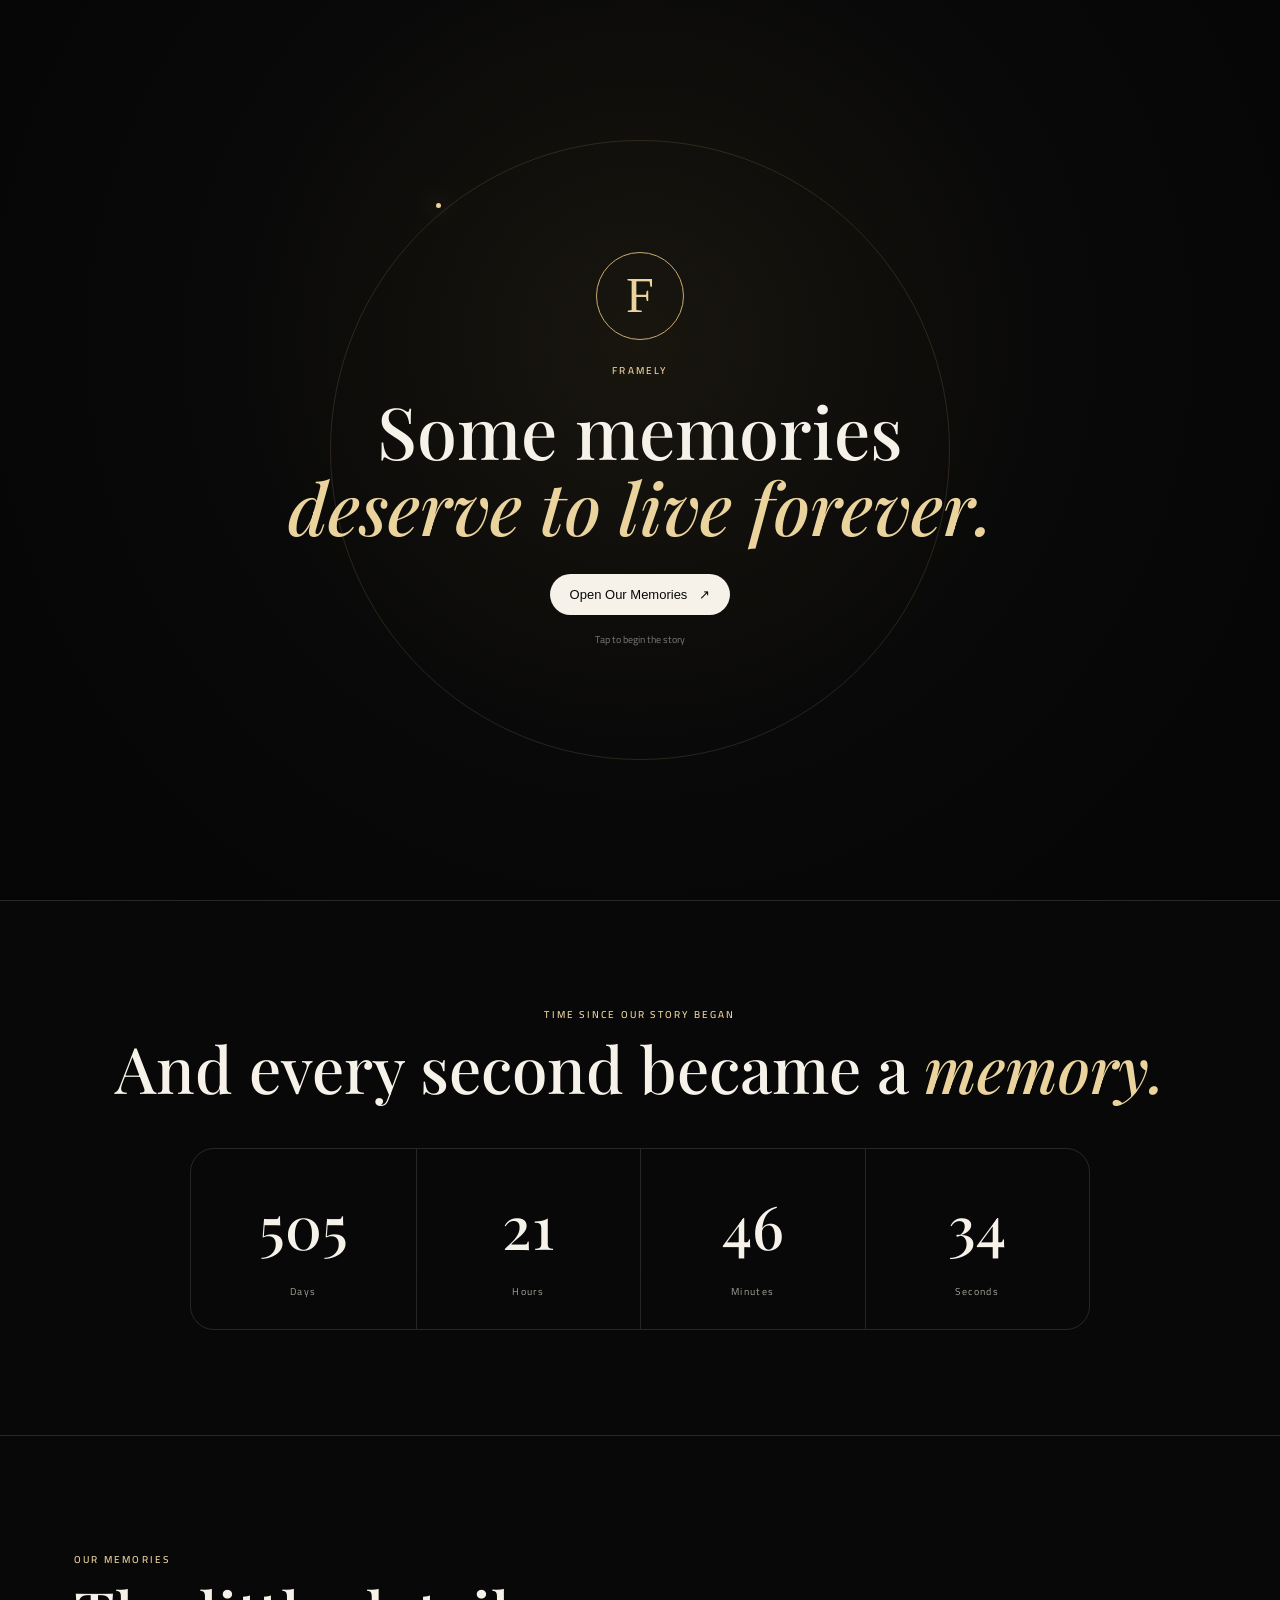
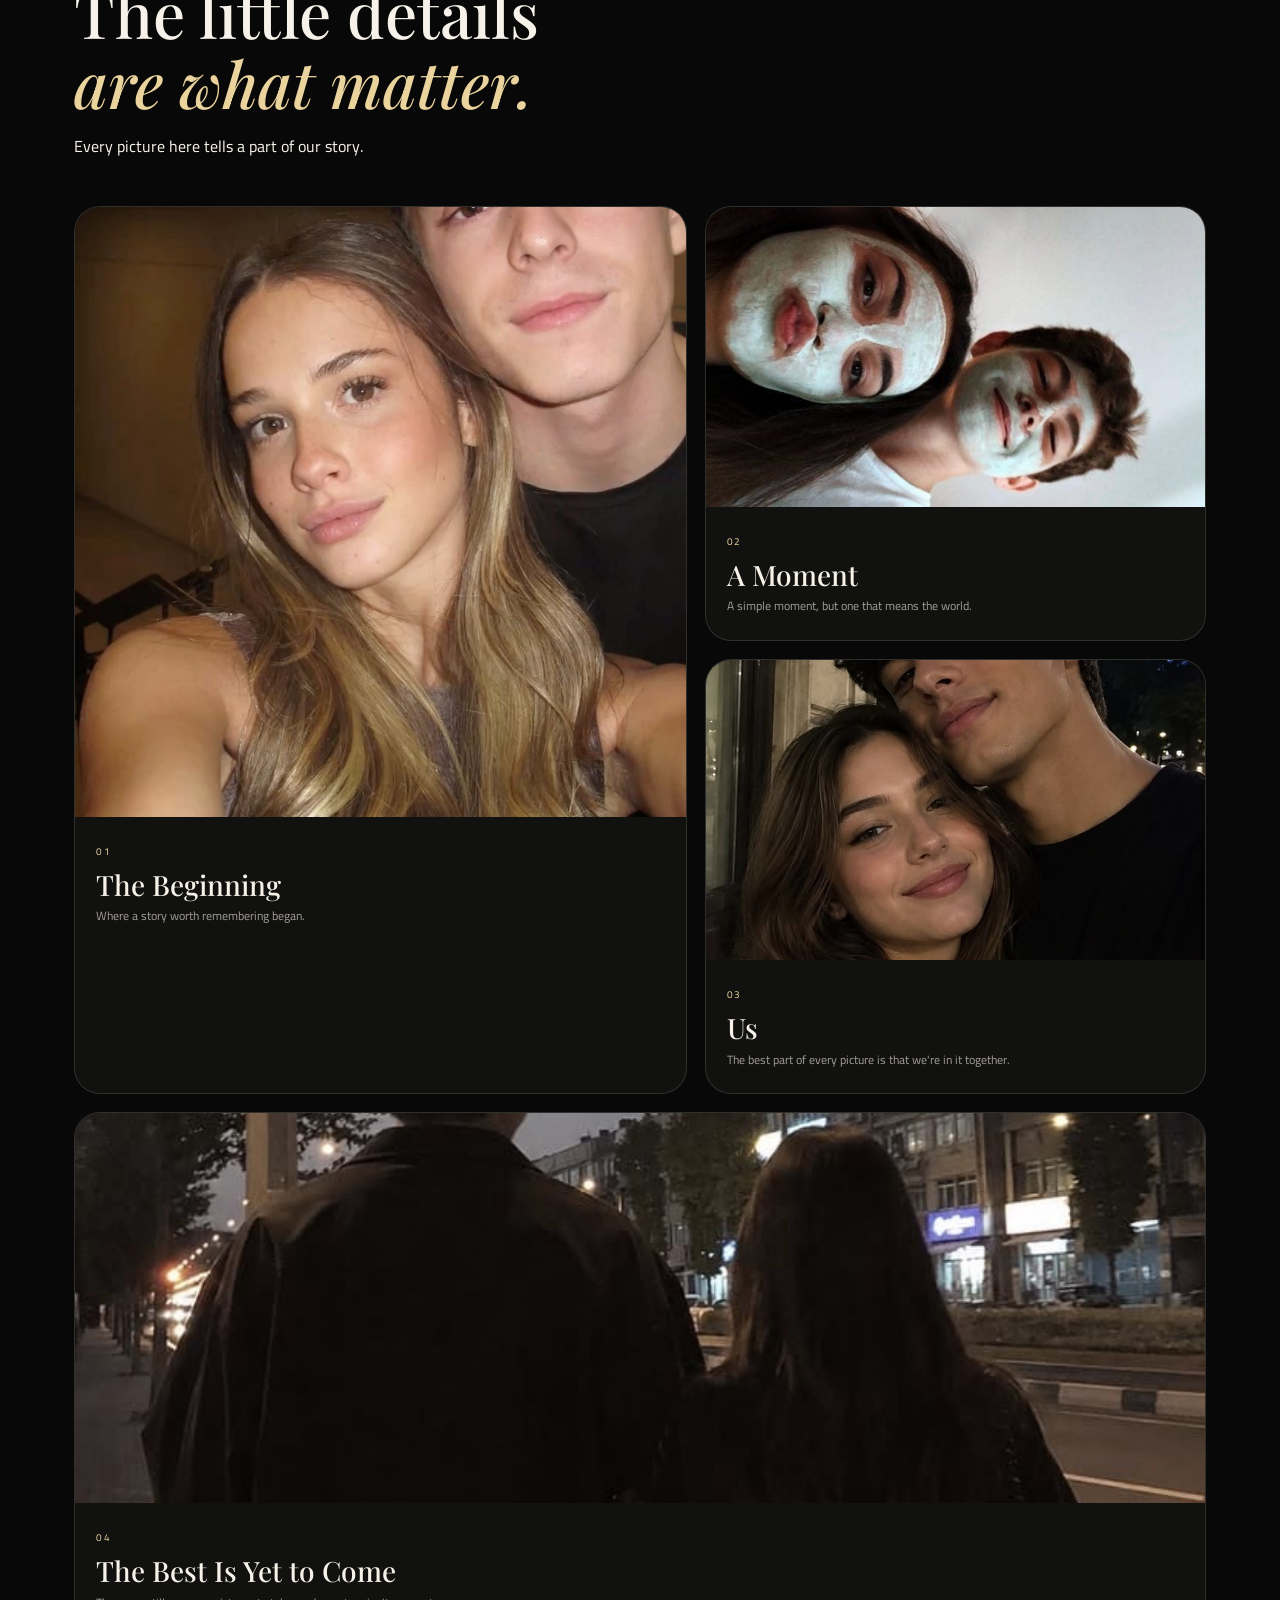
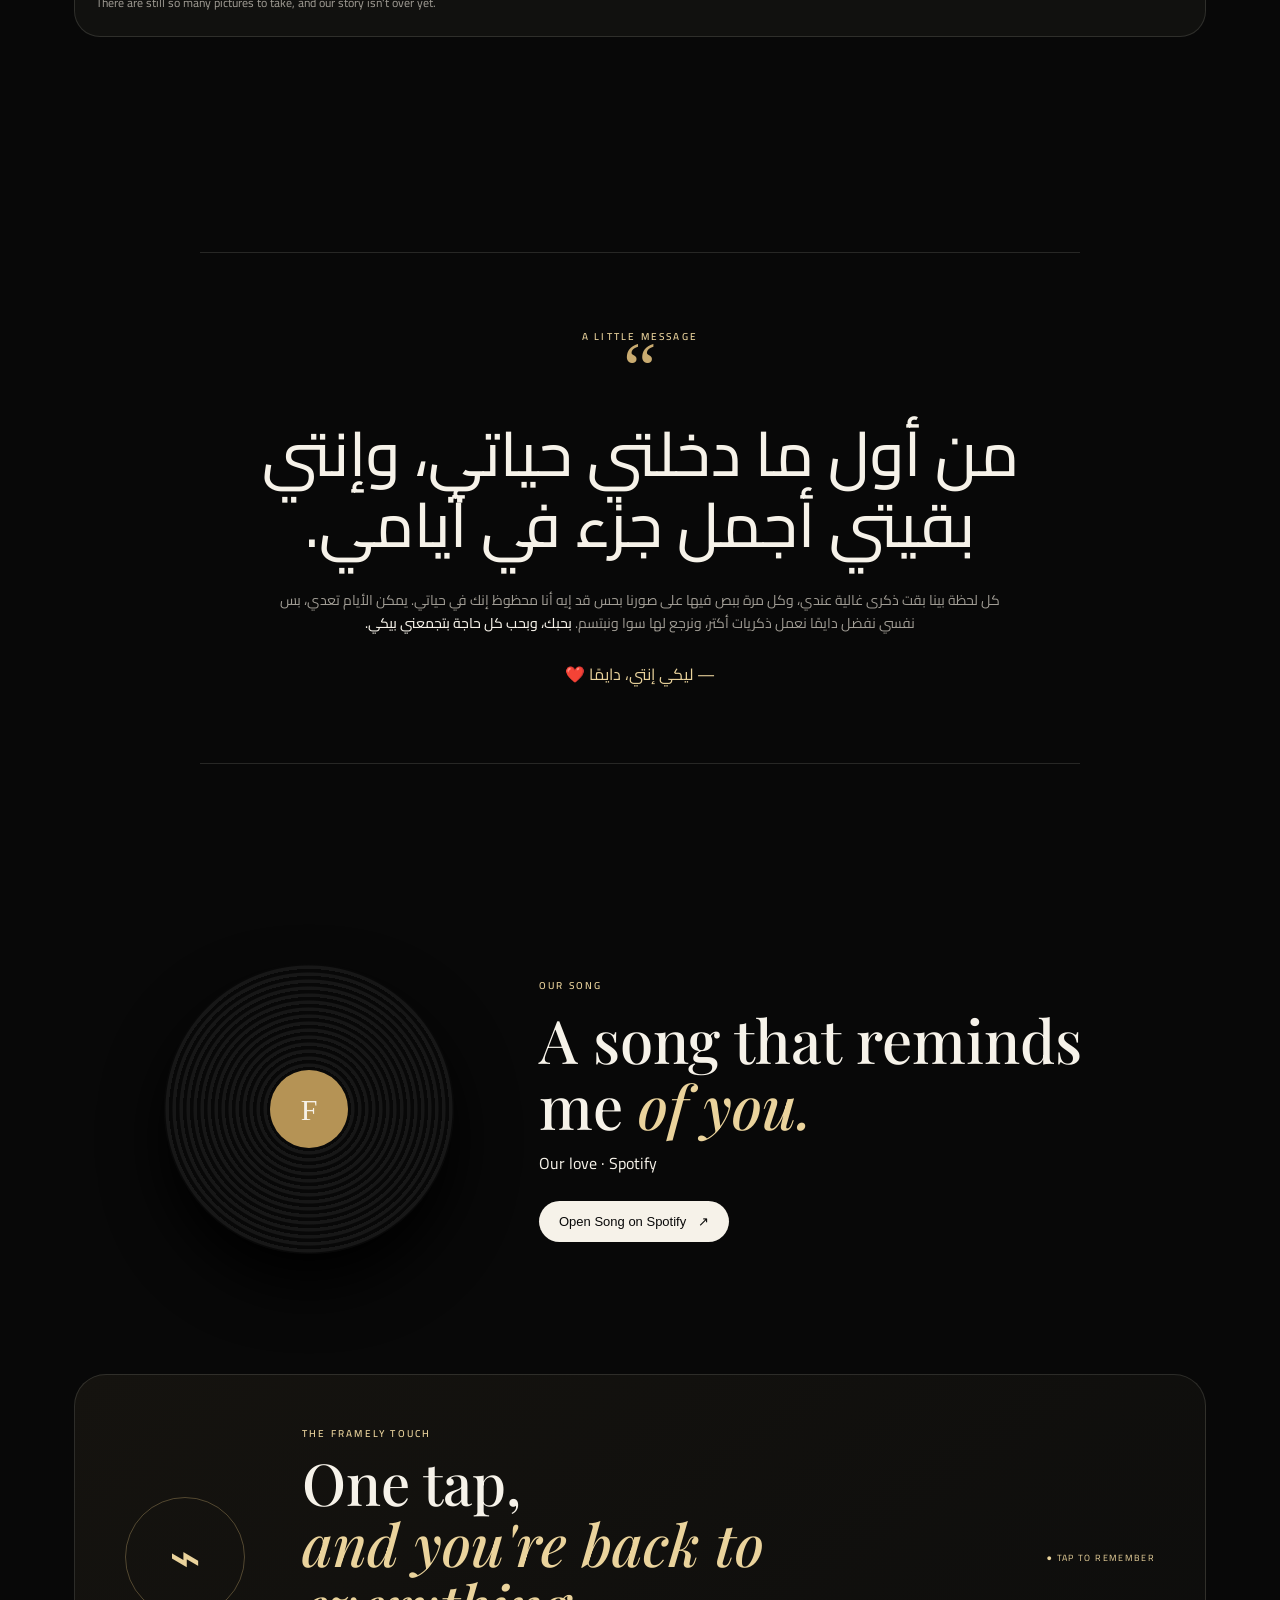
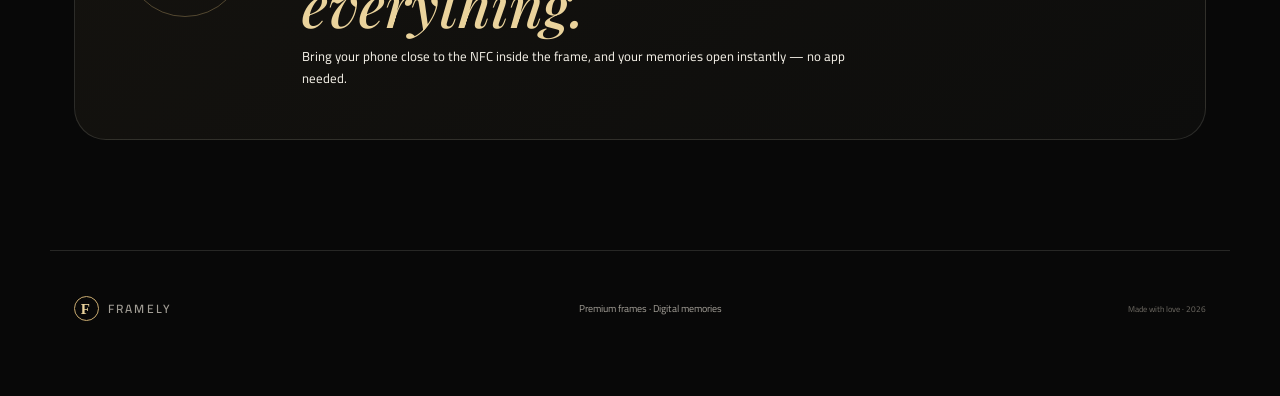
<file: index.html>
<!DOCTYPE html>
<html lang="en" dir="ltr">
<head>
<meta charset="UTF-8">
<meta name="viewport" content="width=device-width, initial-scale=1.0, viewport-fit=cover">
<meta name="theme-color" content="#080808">
<meta name="apple-mobile-web-app-capable" content="yes">
<title>Framely — Our Memories</title>
<link rel="stylesheet" href="style.css">
</head>
<body>
<div class="grain"></div>
<section id="opening" class="opening">
  <div class="opening-ring"></div>
  <div class="f-logo">F</div>
  <p class="label">FRAMELY</p>
  <h1>
    Some memories<br>
    <i>deserve to live forever.</i>
  </h1>
  <button id="openStory" class="btn light">
    Open Our Memories <span>↗</span>
  </button>
  <small>Tap to begin the story</small>
</section>
<div id="app" class="hidden">
<header class="topbar">
  <a class="brand" href="#home">
    <b>F</b>
    <span>FRAMELY</span>
  </a>
  <button id="musicTop" class="music-btn">
    <span class="bars"><i></i><i></i><i></i></span>
    Our Song
  </button>
</header>
<main>
<section id="home" class="hero">
  <div class="hero-text">
    <p class="label">A DIGITAL MEMORY BY FRAMELY</p>
    <h2>
      Our story,<br>
      <i>preserved forever.</i>
    </h2>
    <p class="lead">
      One picture can preserve a moment.
      Framely keeps the moment itself alive.
    </p>
    <div class="actions">
      <a class="btn light" href="#memories">
        View Our Memories <span>↓</span>
      </a>
      <button id="musicHero" class="btn outline">
        Play Our Song ♪
      </button>
    </div>
  </div>
  <div class="hero-frame-wrap">
    <div class="orbit o1"></div>
    <div class="orbit o2"></div>
    <div class="product-frame">
      <div class="image-wrap">
        <img
          src="1c5ab615-a2aa-4292-9df9-49164c837cdc.jpeg"
          alt="Our Memories"
        >
      </div>
      <div class="frame-caption">
        <span>OUR STORY</span>
        <span>17 JUL 2025</span>
      </div>
    </div>
  </div>
</section>
<section class="time-section">
  <div class="section-title">
    <p class="label">
      TIME SINCE OUR STORY BEGAN
    </p>
    <h2>
      And every second became a
      <i>memory.</i>
    </h2>
  </div>
  <div class="timer">
    <div>
      <strong id="days">000</strong>
      <span>Days</span>
    </div>
    <div>
      <strong id="hours">00</strong>
      <span>Hours</span>
    </div>
    <div>
      <strong id="minutes">00</strong>
      <span>Minutes</span>
    </div>
    <div>
      <strong id="seconds">00</strong>
      <span>Seconds</span>
    </div>
  </div>
</section>
<section id="memories" class="memories">
  <div class="section-title left">
    <p class="label">OUR MEMORIES</p>
    <h2>
      The little details<br>
      <i>are what matter.</i>
    </h2>
    <p class="muted">
      Every picture here tells a part of our story.
    </p>
  </div>
  <div class="gallery">
    <article class="memory big">
      <img
        src="4efbd96d-bcdd-4f78-96d9-d4aaa13111ce.jpeg"
        alt="Memory 01"
      >
      <div>
        <small>01</small>
        <h3>The Beginning</h3>
        <p>
          Where a story worth remembering began.
        </p>
      </div>
    </article>
    <article class="memory">
      <img
        src="918df6b2-18fb-46db-88ec-ce2768eee858.jpeg"
        alt="Memory 02"
      >
      <div>
        <small>02</small>
        <h3>A Moment</h3>
        <p>
          A simple moment, but one that means the world.
        </p>
      </div>
    </article>
    <article class="memory">
      <img
        src="a6d7e1ac-87b1-4976-beef-1507daecb83b.jpeg"
        alt="Memory 03"
      >
      <div>
        <small>03</small>
        <h3>Us</h3>
        <p>
          The best part of every picture is that we're in it together.
        </p>
      </div>
    </article>
    <article class="memory wide">
      <img
        src="abc1ef8b-090a-402c-aa04-1a2015b972d7.jpeg"
        alt="Memory 04"
      >
      <div>
        <small>04</small>
        <h3>The Best Is Yet to Come</h3>
        <p>
          There are still so many pictures to take,
          and our story isn't over yet.
        </p>
      </div>
    </article>
  </div>
</section>
<section class="letter">
  <div class="letter-box">
    <p class="label">
      A LITTLE MESSAGE
    </p>
    <div class="quote">“</div>
    <h2>
      من أول ما دخلتي حياتي، وإنتي بقيتي أجمل جزء في أيامي.
    </h2>
    <p class="letter-text">
      كل لحظة بينا بقت ذكرى غالية عندي، وكل مرة ببص فيها على صورنا بحس قد إيه أنا محظوظ إنك في حياتي. يمكن الأيام تعدي، بس نفسي نفضل دايمًا نعمل ذكريات أكتر، ونرجع لها سوا ونبتسم.
      <b>بحبك، وبحب كل حاجة بتجمعني بيكي.</b>
    </p>
    <p class="sign">
      — ليكي إنتي، دايمًا ❤️
    </p>
  </div>
</section>
<section class="song">
  <div class="record">
    <div>F</div>
  </div>
  <div>
    <p class="label">
      OUR SONG
    </p>
    <h2>
      A song that reminds me
      <i>of you.</i>
    </h2>
    <p class="muted">
      Our love · Spotify
    </p>
    <button id="songButton" class="btn light">
      Open Song on Spotify <span>↗</span>
    </button>
  </div>
</section>
<section class="nfc">
  <div class="nfc-card">
    <div class="nfc-icon">
      ⌁
    </div>
    <div>
      <p class="label">
        THE FRAMELY TOUCH
      </p>
      <h2>
        One tap,<br>
        <i>and you're back to everything.</i>
      </h2>
      <p class="muted">
        Bring your phone close to the NFC inside the frame,
        and your memories open instantly — no app needed.
      </p>
    </div>
    <span class="tap">
      ● TAP TO REMEMBER
    </span>
  </div>
</section>
</main>
<footer>
  <div class="brand">
    <b>F</b>
    <span>FRAMELY</span>
  </div>
  <p>
    Premium frames · Digital memories
  </p>
  <small>
    Made with love · 2026
  </small>
</footer>
</div>
<script src="script.js"></script>
</body>
</html>
</file>
<file: style.css>
@import url('https://fonts.googleapis.com/css2?family=Cairo:wght@400;500;600&family=Playfair+Display:ital,wght@0,500;0,600;1,500&display=swap');

:root{
  --bg:#080808;
  --card:#11110f;
  --white:#f6f2e9;
  --muted:#a19d95;
  --line:rgba(246,242,233,.13);
  --gold:#c9ab70;
  --gold2:#ead39c;
}

*{
  box-sizing:border-box;
  margin:0;
  padding:0;
}

html{
  scroll-behavior:smooth;
}

body{
  background:var(--bg);
  color:var(--white);
  font-family:-apple-system,BlinkMacSystemFont,"SF Pro Display","SF Pro Text","Cairo",sans-serif;
  line-height:1.7;
  overflow-x:hidden;
  direction:ltr;
}

.grain{
  position:fixed;
  inset:0;
  pointer-events:none;
  z-index:99;
  opacity:.035;
  background-image:url("data:image/svg+xml,%3Csvg xmlns='http://www.w3.org/2000/svg' width='160' height='160'%3E%3Cfilter id='n'%3E%3CfeTurbulence baseFrequency='.9' numOctaves='3' stitchTiles='stitch'/%3E%3C/filter%3E%3Crect width='100%25' height='100%25' filter='url(%23n)'/%3E%3C/svg%3E");
}

/* =========================
   OPENING
========================= */

.hidden{
  opacity:0;
  visibility:hidden;
  pointer-events:none;
}

.opening{
  position:fixed;
  z-index:100;
  inset:0;
  display:flex;
  flex-direction:column;
  justify-content:center;
  align-items:center;
  text-align:center;
  background:radial-gradient(circle at 50% 38%,#19160f 0,#090909 48%,#050505 100%);
  transition:.9s ease;
  padding:24px;
}

.opening.closed{
  opacity:0;
  visibility:hidden;
  transform:scale(1.04);
  pointer-events:none;
}

.opening-ring{
  position:absolute;
  width:min(70vw,620px);
  height:min(70vw,620px);
  border:1px solid rgba(201,171,112,.17);
  border-radius:50%;
  animation:spin 22s linear infinite;
}

.opening-ring:after{
  content:"";
  position:absolute;
  width:5px;
  height:5px;
  border-radius:50%;
  background:var(--gold2);
  top:10%;
  left:17%;
  box-shadow:0 0 22px var(--gold);
}

.f-logo,
.brand b{
  font-family:Georgia,serif;
  color:var(--gold2);
  border:1px solid var(--gold);
  border-radius:50%;
  display:grid;
  place-items:center;
}

.f-logo{
  width:88px;
  height:88px;
  font-size:50px;
}

.label{
  font-size:10px;
  letter-spacing:.22em;
  color:var(--gold2);
  font-weight:600;
}

.opening .label{
  margin-top:22px;
}

.opening h1{
  font-family:"Playfair Display",Georgia,serif;
  font-size:clamp(38px,8vw,72px);
  line-height:1.05;
  font-weight:500;
  margin:14px 0 30px;
}

.opening h1 i,
h2 i{
  color:var(--gold2);
  font-style:italic;
}

.opening small{
  font-size:10px;
  color:#777;
  margin-top:16px;
}

/* =========================
   BUTTONS
========================= */

.btn{
  border:0;
  border-radius:999px;
  padding:13px 20px;
  display:inline-flex;
  gap:12px;
  align-items:center;
  justify-content:center;
  cursor:pointer;
  transition:.25s;
  font-size:13px;
}

.btn:hover{
  transform:translateY(-2px);
}

.btn.light{
  background:var(--white);
  color:#080808;
}

.btn.outline{
  background:transparent;
  border:1px solid var(--line);
  color:var(--white);
}

/* =========================
   APP
========================= */

#app{
  opacity:1;
  visibility:visible;
  pointer-events:auto;
  transition:opacity .8s ease;
}

/* =========================
   TOP BAR
========================= */

.topbar{
  height:78px;
  max-width:1180px;
  margin:auto;
  padding:0 24px;
  display:flex;
  align-items:center;
  justify-content:space-between;
}

.brand{
  display:flex;
  align-items:center;
  gap:9px;
  font-size:12px;
  letter-spacing:.18em;
  font-weight:600;
}

.brand b{
  width:25px;
  height:25px;
  font-size:15px;
}

.music-btn{
  background:transparent;
  border:1px solid var(--line);
  color:var(--muted);
  border-radius:999px;
  padding:8px 13px;
  font-size:10px;
  cursor:pointer;
}

.bars{
  display:inline-flex;
  gap:3px;
  vertical-align:middle;
  margin-right:6px;
}

.bars i{
  display:block;
  width:2px;
  height:10px;
  background:var(--gold);
  animation:bar .8s infinite alternate;
}

.bars i:nth-child(2){
  height:15px;
  animation-delay:.15s;
}

.bars i:nth-child(3){
  height:8px;
  animation-delay:.3s;
}

/* =========================
   HERO
========================= */

.hero{
  max-width:1180px;
  min-height:calc(100vh - 78px);
  margin:auto;
  padding:70px 24px 110px;
  display:grid;
  grid-template-columns:1fr 1fr;
  align-items:center;
  gap:40px;
}

.hero-text{
  text-align:left;
}

.hero h2{
  font-family:"Playfair Display",Georgia,serif;
  font-size:clamp(55px,7.5vw,100px);
  font-weight:500;
  line-height:.98;
  margin:18px 0 24px;
}

.lead{
  color:var(--muted);
  max-width:500px;
  font-size:15px;
}

.actions{
  display:flex;
  gap:10px;
  flex-wrap:wrap;
  margin-top:28px;
}

.hero-frame-wrap{
  height:620px;
  position:relative;
  display:grid;
  place-items:center;
}

.orbit{
  position:absolute;
  border:1px solid rgba(201,171,112,.15);
  border-radius:50%;
}

.o1{
  width:490px;
  height:490px;
}

.o2{
  width:550px;
  height:250px;
  transform:rotate(-28deg);
}

.product-frame{
  width:min(350px,72vw);
  padding:10px 10px 5px;
  background:#181612;
  border:8px solid #25231e;
  box-shadow:0 38px 80px #000,0 0 0 1px rgba(255,255,255,.06);
  transform:rotate(2deg);
  position:relative;
  z-index:2;
}

.image-wrap{
  height:440px;
  overflow:hidden;
  background:#171717;
}

.image-wrap img,
.memory img{
  width:100%;
  height:100%;
  object-fit:cover;
  display:block;
}

.frame-caption{
  display:flex;
  justify-content:space-between;
  padding:12px 4px 3px;
  font-size:8px;
  letter-spacing:.15em;
  color:var(--gold2);
}

/* =========================
   TIME
========================= */

.time-section{
  border-top:1px solid var(--line);
  border-bottom:1px solid var(--line);
  padding:105px 24px;
}

.section-title{
  max-width:1180px;
  margin:0 auto 45px;
  text-align:center;
}

.section-title h2{
  font-family:"Playfair Display",Georgia,serif;
  font-size:clamp(38px,5vw,64px);
  font-weight:500;
  line-height:1.1;
  margin-top:10px;
}

.timer{
  max-width:900px;
  margin:auto;
  display:grid;
  grid-template-columns:repeat(4,1fr);
  border:1px solid var(--line);
  border-radius:24px;
  overflow:hidden;
}

.timer>div{
  text-align:center;
  padding:25px 10px;
  border-left:1px solid var(--line);
}

.timer>div:first-child{
  border-left:0;
}

.timer strong{
  font-family:"Playfair Display",Georgia,serif;
  font-size:clamp(36px,6vw,60px);
  font-weight:500;
  display:block;
}

.timer span{
  font-size:10px;
  color:var(--muted);
  letter-spacing:.14em;
}

/* =========================
   MEMORIES
========================= */

.memories{
  max-width:1180px;
  margin:auto;
  padding:115px 24px;
}

.section-title.left{
  text-align:left;
  margin:0 0 45px;
  max-width:none;
}

.section-title.left .muted{
  margin-top:15px;
}

.gallery{
  display:grid;
  grid-template-columns:1.1fr .9fr;
  gap:18px;
}

.memory{
  background:var(--card);
  border:1px solid var(--line);
  border-radius:26px;
  overflow:hidden;
}

.memory.big{
  grid-row:span 2;
}

.memory.wide{
  grid-column:1/-1;
}

.memory img{
  height:300px;
  filter:saturate(.88);
}

.memory.big img{
  height:610px;
}

.memory.wide img{
  height:390px;
}

.memory div{
  padding:19px 21px 23px;
}

.memory small{
  color:var(--gold2);
  font-size:10px;
  letter-spacing:.15em;
}

.memory h3{
  font-family:"Playfair Display",Georgia,serif;
  font-size:28px;
  font-weight:500;
  line-height:1.2;
  margin:5px 0;
}

.memory p{
  color:var(--muted);
  font-size:12px;
}

/* =========================
   LETTER
========================= */

.letter{
  padding:100px 24px;
  position:relative;
}

.letter-box{
  max-width:880px;
  margin:auto;
  text-align:center;
  padding:75px 45px;
  border-top:1px solid var(--line);
  border-bottom:1px solid var(--line);
  position:relative;
}

.quote{
  font-family:Georgia,serif;
  color:var(--gold);
  font-size:75px;
  line-height:.6;
  margin-bottom:28px;
}

.letter-box h2{
  font-family:"Playfair Display",Georgia,serif;
  font-size:clamp(34px,5vw,62px);
  font-weight:500;
  line-height:1.15;
  direction:rtl;
  font-family:"Cairo",sans-serif;
}

.letter-text{
  max-width:720px;
  margin:28px auto 0;
  color:var(--muted);
  font-size:14px;
  direction:rtl;
  font-family:"Cairo",sans-serif;
}

.letter-text b{
  color:var(--white);
  font-weight:500;
}

.sign{
  font-family:"Cairo",sans-serif;
  color:var(--gold2);
  margin-top:25px;
  direction:rtl;
}

/* =========================
   SONG
========================= */

.song{
  max-width:1000px;
  margin:auto;
  padding:100px 24px;
  display:grid;
  grid-template-columns:300px 1fr;
  gap:75px;
  align-items:center;
}

.song>div:last-child{
  text-align:left;
}

.record{
  width:290px;
  height:290px;
  border-radius:50%;
  display:grid;
  place-items:center;
  background:repeating-radial-gradient(circle,#171717 0 3px,#080808 4px 7px);
  box-shadow:0 30px 60px #000;
}

.record>div{
  width:78px;
  height:78px;
  border-radius:50%;
  display:grid;
  place-items:center;
  background:#b59355;
  font-family:Georgia,serif;
  font-size:30px;
}

.song h2{
  font-family:"Playfair Display",Georgia,serif;
  font-size:clamp(38px,5vw,60px);
  font-weight:500;
  line-height:1.1;
  margin:12px 0;
}

.song .btn{
  margin-top:24px;
}

/* =========================
   NFC
========================= */

.nfc{
  max-width:1180px;
  margin:auto;
  padding:20px 24px 110px;
}

.nfc-card{
  padding:50px;
  border:1px solid var(--line);
  border-radius:32px;
  background:linear-gradient(145deg,#15130f,#0d0d0c);
  display:grid;
  grid-template-columns:135px 1fr auto;
  gap:42px;
  align-items:center;
}

.nfc-icon{
  width:120px;
  height:120px;
  border:1px solid rgba(201,171,112,.35);
  border-radius:50%;
  display:grid;
  place-items:center;
  color:var(--gold2);
  font-size:54px;
}

.nfc h2{
  font-family:"Playfair Display",Georgia,serif;
  font-size:clamp(38px,5vw,58px);
  font-weight:500;
  line-height:1.05;
  margin:10px 0;
}

.nfc .muted{
  font-size:13px;
  max-width:560px;
}

.tap{
  font-size:9px;
  letter-spacing:.15em;
  color:var(--gold2);
  white-space:nowrap;
}

/* =========================
   FOOTER
========================= */

footer{
  max-width:1180px;
  margin:auto;
  padding:45px 24px 75px;
  border-top:1px solid var(--line);
  display:flex;
  align-items:center;
  justify-content:space-between;
  color:var(--muted);
  font-size:10px;
}

footer small{
  color:#6d6962;
}

/* =========================
   ANIMATIONS
========================= */

@keyframes spin{
  to{
    transform:rotate(360deg);
  }
}

@keyframes bar{
  to{
    transform:scaleY(.45);
  }
}

/* =========================
   MOBILE
========================= */

@media(max-width:800px){

  .topbar{
    padding:0 20px;
  }

  .hero{
    grid-template-columns:1fr;
    padding:45px 20px 75px;
    min-height:auto;
  }

  .hero h2{
    font-size:clamp(57px,16vw,86px);
  }

  .hero-frame-wrap{
    height:500px;
    margin-top:-10px;
  }

  .o1{
    width:370px;
    height:370px;
  }

  .o2{
    width:430px;
    height:190px;
  }

  .image-wrap{
    height:355px;
  }

  .time-section,
  .memories,
  .letter,
  .song{
    padding:78px 20px;
  }

  .timer{
    grid-template-columns:1fr 1fr;
  }

  .timer>div:nth-child(2){
    border-left:0;
  }

  .timer>div{
    border-bottom:1px solid var(--line);
  }

  .timer>div:nth-last-child(-n+2){
    border-bottom:0;
  }

  .gallery{
    grid-template-columns:1fr;
  }

  .memory.big{
    grid-row:auto;
  }

  .memory.wide{
    grid-column:auto;
  }

  .memory.big img{
    height:480px;
  }

  .memory.wide img{
    height:300px;
  }

  .section-title.left{
    text-align:left;
  }

  .letter-box{
    padding:60px 22px;
  }

  .song{
    grid-template-columns:1fr;
    text-align:center;
    gap:45px;
  }

  .song>div:last-child{
    text-align:center;
  }

  .record{
    width:245px;
    height:245px;
    margin:auto;
  }

  .nfc{
    padding:10px 20px 80px;
  }

  .nfc-card{
    grid-template-columns:1fr;
    padding:35px 25px;
    gap:25px;
  }

  .nfc-icon{
    width:90px;
    height:90px;
    font-size:40px;
  }

  .tap{
    white-space:normal;
  }

  .song .btn{
    margin-top:20px;
  }

  footer{
    flex-direction:column;
    gap:13px;
    text-align:center;
  }
}

/* =========================
   REDUCED MOTION
========================= */

@media(prefers-reduced-motion:reduce){
  *{
    animation:none!important;
    scroll-behavior:auto!important;
  }
}
</file>
